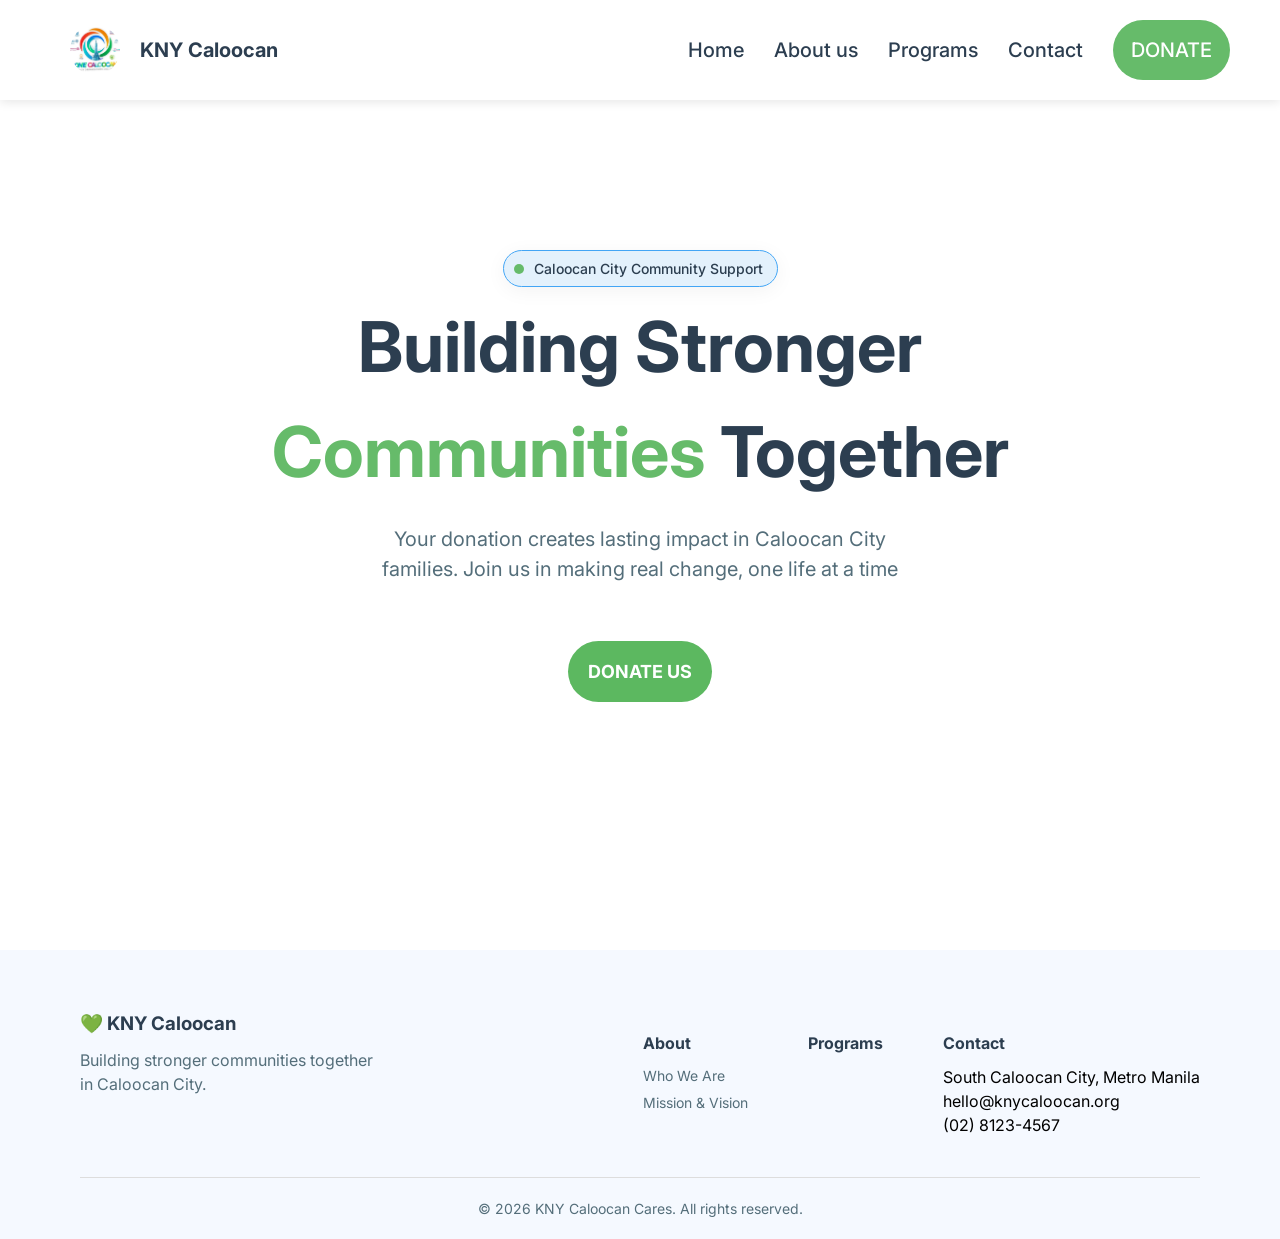
<file: index.html>
<!DOCTYPE html>
<html lang="en">
<head>
    <meta charset="UTF-8">
    <meta name="viewport" content="width=device-width, initial-scale=1.0">
    <link  rel="stylesheet" href="style.css">
    <title>knycaloocan.org</title>
</head>
<header>
    <nav class="navbar"> 
        <div class="logo"> <img src="images/650214766_957023653841620_2860628255667724414_n.jpg" alt="Caloocan logo"> <h2>KNY Caloocan</h2></div>

        <ul class="navlinks">
            <li><a href="index.html" class="nav-link">Home</a></li>
            <li><a href="about.html" class="nav-link">About us</a></li>
            <li><a href="program.html" class="nav-link">Programs</a></li>
            <li><a href="contact.html" class="nav-link">Contact</a></li> 
            <li><a href="donate.html" class="nav-link donate active">DONATE</a></li>
        </ul>
    </nav>   
</header>
<body>
    <section class="hero">
    <p><span class="community-glass">Caloocan City Community Support</span></p>
  <div class="hero-content">
  <h1>Building Stronger<br><span class="highlight">Communities</span> Together</h1>
  <p>Your donation creates lasting impact in Caloocan City<br> families. Join us in making real change, one life at a time</p>  
  <h2><a href="donate.html">DONATE US</a></h2>
</div>
</section>

<footer class="footer">
  <div class="footer-container">

    <div class="footer-brand">
      <h3>💚 KNY Caloocan</h3>
      <p>Building stronger communities together in Caloocan City.</p>
    </div>

    <div class="footer-links">

      <div>
        <h4>About</h4>
        <a href="#">Who We Are</a>
        <a href="#">Mission & Vision</a>
      </div>

      <div>
        <h4>Programs</h4>
      </div>

      <div>
        <h4>Contact</h4>
        <p>South Caloocan City, Metro Manila</p>
        <p>hello@knycaloocan.org</p>
        <p>(02) 8123-4567</p>
      </div>

    </div>
  </div>

  <div class="footer-bottom">
    <p>© 2026 KNY Caloocan Cares. All rights reserved.</p>
  </div>
</footer>
    
</body>
</html>
</file>
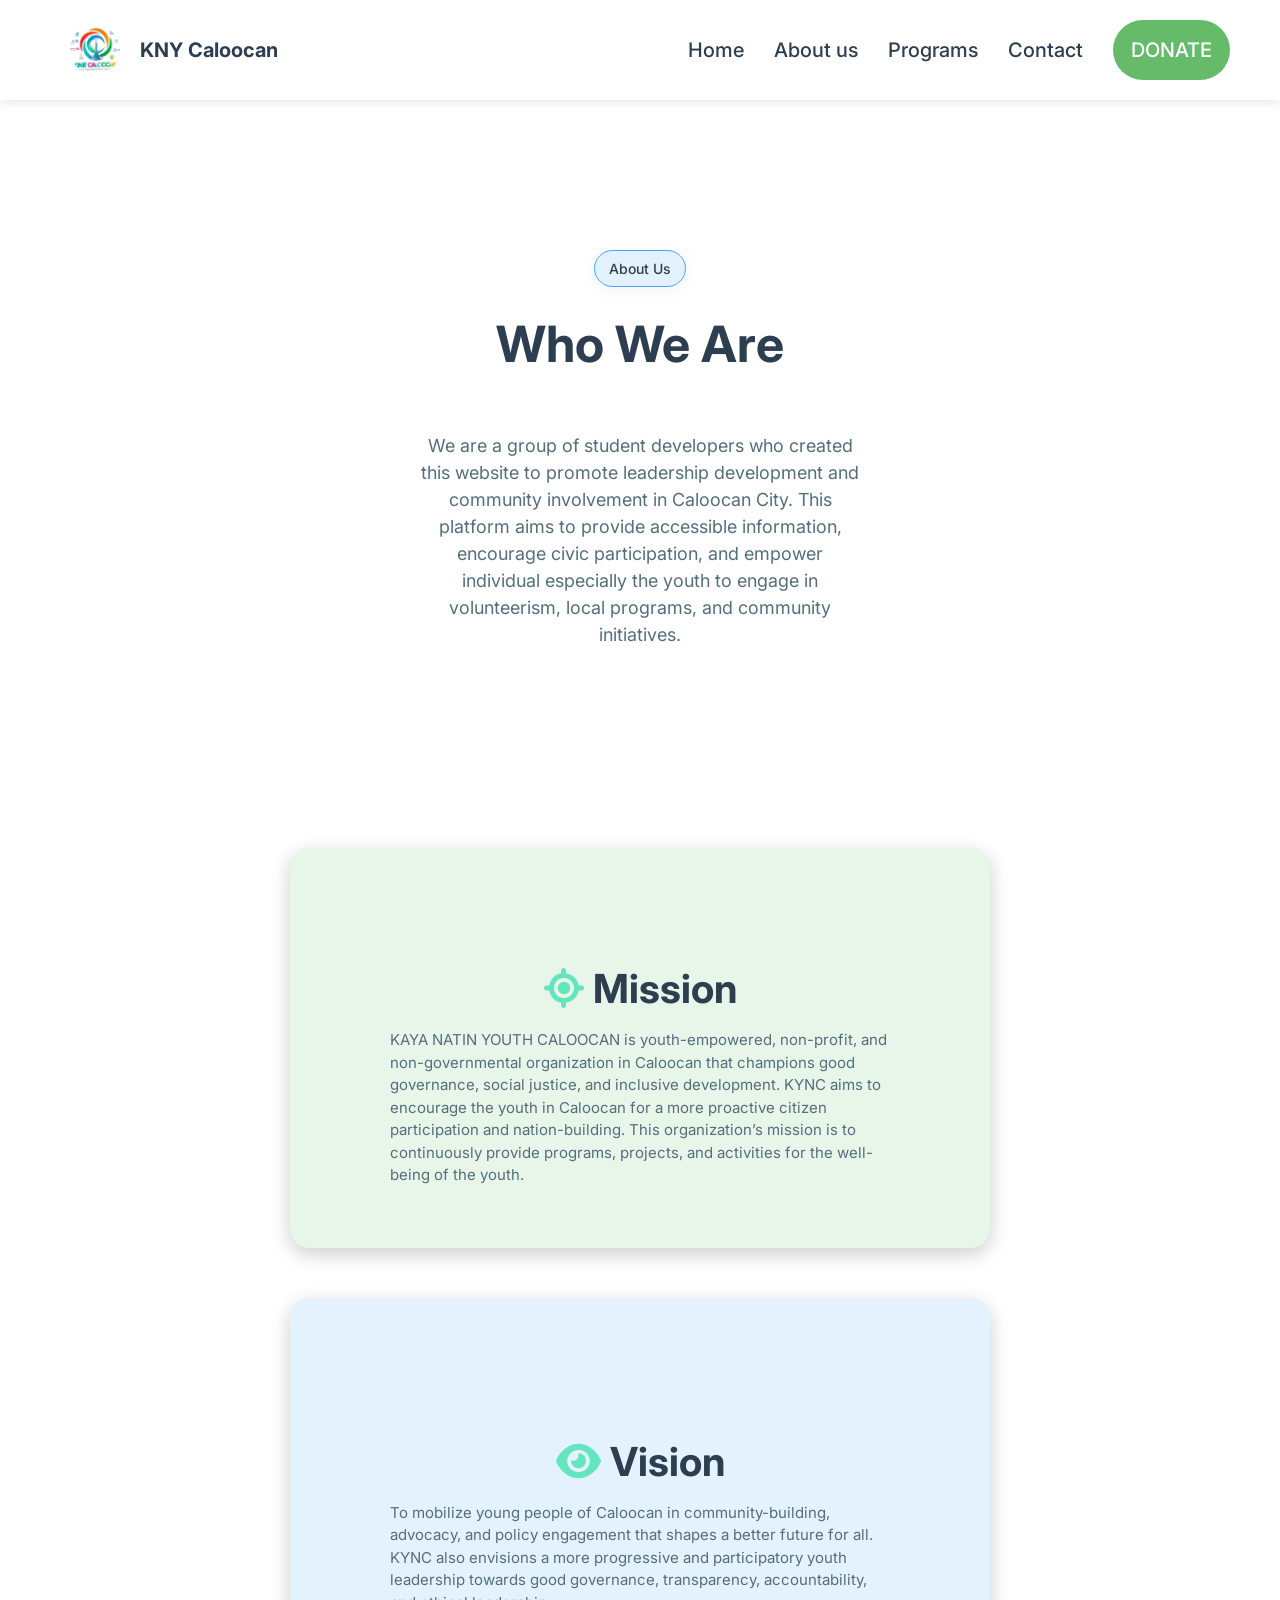
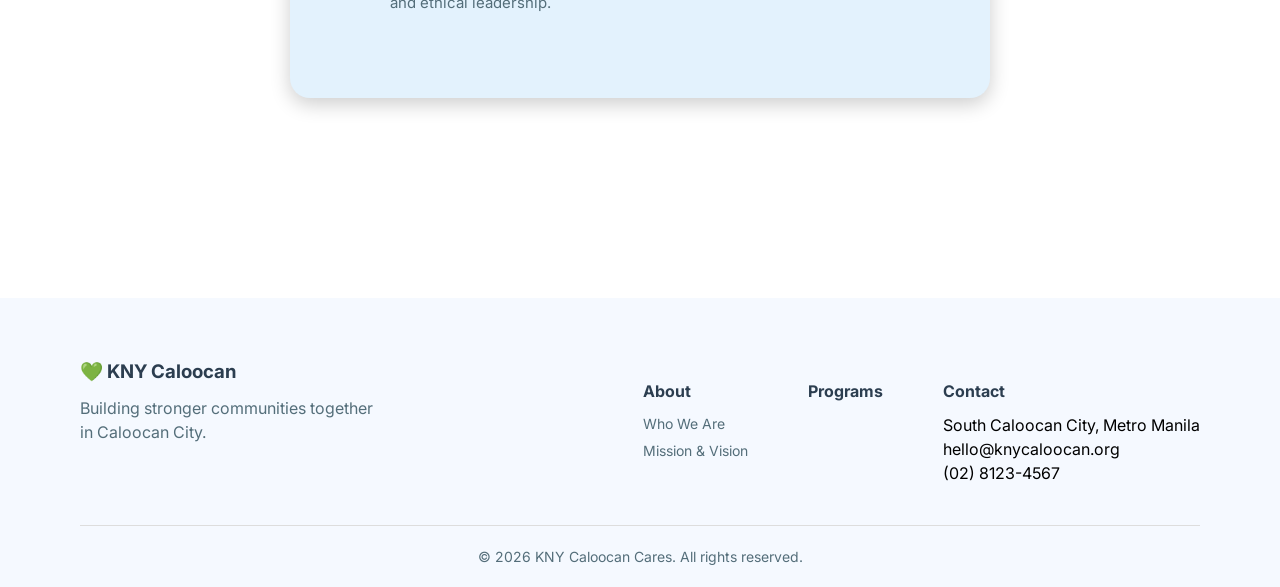
<file: about.html>
<!DOCTYPE html>
<html lang="en">
<head>
    <meta charset="UTF-8">
    <meta name="viewport" content="width=device-width, initial-scale=1.0">
    <link  rel="stylesheet" href="style.css">
    <link rel="stylesheet" href="https://cdnjs.cloudflare.com/ajax/libs/font-awesome/6.5.0/css/all.min.css">
    <title>knycaloocan.org</title>
</head>
<header>
    <nav class="navbar"> 
        <div class="logo"> <img src="images/650214766_957023653841620_2860628255667724414_n.jpg" alt="Caloocan logo"> <h2>KNY Caloocan</h2></div>

        <ul class="navlinks">
            <li><a href="index.html" class="nav-link">Home</a></li>
            <li><a href="about.html" class="nav-link">About us</a></li>
            <li><a href="program.html" class="nav-link">Programs</a></li>
            <li><a href="contact.html" class="nav-link">Contact</a></li> 
            <li><a href="donate.html" class="nav-link donate active">DONATE</a></li>
        </ul>
    </nav>   
</header>
<body>
    
    <section class="about">
        <p><span class=" about-us">About Us</span></p>
         <div class="about-content">
            <h1>Who We Are</h1>
            <p>We are a group of student developers who created this website to promote leadership development and community involvement in Caloocan City. This platform aims to provide accessible information, encourage civic participation, and empower individual especially the youth to engage in volunteerism, local programs, and community initiatives.</p>  
        </div>
        
        <div class="mission-vision">
            <div class="box mission">
                <h2><i class="fa-solid fa-location-crosshairs" style="color: rgb(99, 230, 190);"></i> Mission</h2>
                <p>KAYA NATIN YOUTH CALOOCAN is youth-empowered, non-profit, and non-governmental organization in Caloocan that champions good governance, social justice, and inclusive development. KYNC aims to encourage the youth in Caloocan for a more proactive citizen participation and nation-building. This organization’s mission is to continuously provide programs, projects, and activities for the well-being of the youth. </p>
                </div>

        <div class="box vision">
                <h2><i class="fa-solid fa-eye" style="color: rgb(99, 230, 190);"></i> Vision</h2>
                <p>To mobilize young people of Caloocan in community-building, advocacy, and policy engagement that shapes a better future for all. KYNC also envisions a more progressive and participatory youth leadership towards good governance, transparency, accountability, and ethical leadership. 
</p>
                </div>

        
    </section>

    <footer class="footer">
  <div class="footer-container">

    <div class="footer-brand">
      <h3>💚 KNY Caloocan</h3>
      <p>Building stronger communities together in Caloocan City.</p>
    </div>

    <div class="footer-links">

      <div>
        <h4>About</h4>
        <a href="#">Who We Are</a>
        <a href="#">Mission & Vision</a>
      </div>

      <div>
        <h4>Programs</h4>
      </div>

      <div>
        <h4>Contact</h4>
        <p>South Caloocan City, Metro Manila</p>
        <p>hello@knycaloocan.org</p>
        <p>(02) 8123-4567</p>
      </div>

    </div>
  </div>

  <div class="footer-bottom">
    <p>© 2026 KNY Caloocan Cares. All rights reserved.</p>
  </div>
</footer>

    
</body>
</html>
</file>
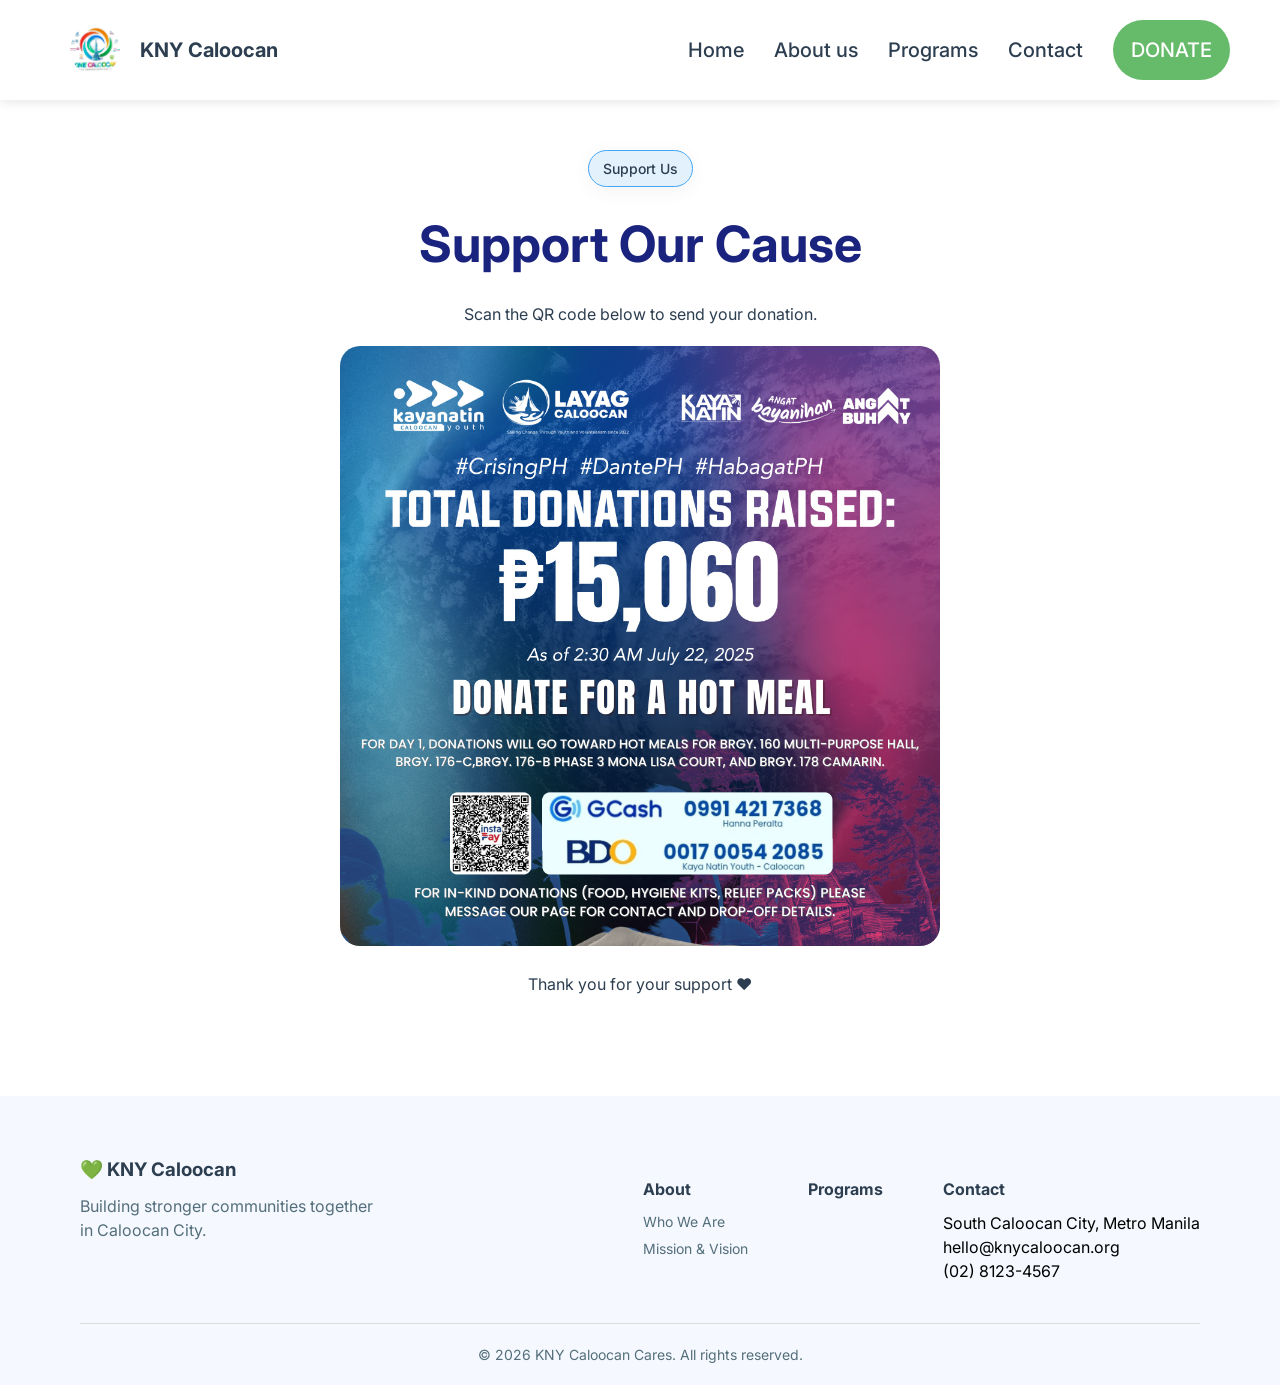
<file: donate.html>
<!DOCTYPE html>
<html lang="en">
<head>
    <meta charset="UTF-8">
    <title>Donate - Caloocan Cares</title>
    <link rel="stylesheet" href="style.css">
</head>
<body>

<header>
    <nav class="navbar"> 
        <div class="logo"> <img src="images/650214766_957023653841620_2860628255667724414_n.jpg" alt="Caloocan logo"> <h2>KNY Caloocan</h2></div>

        <ul class="navlinks">
            <li><a href="index.html" class="nav-link">Home</a></li>
            <li><a href="about.html" class="nav-link">About us</a></li>
            <li><a href="program.html" class="nav-link">Programs</a></li>
            <li><a href="contact.html" class="nav-link">Contact</a></li> 
            <li><a href="donate.html" class="nav-link donate active">DONATE</a></li>
        </ul>
    </nav>   
</header>


<section class="donate-page">
    <p><span class="about-us">Support Us</span></p>
    <h1>Support Our Cause</h1>
    <p>Scan the QR code below to send your donation.</p>

    <div class="qr-box">
        <img src="images/520575078_122149404062766152_1256042240874753059_n.jpg" alt="Donation">
    </div>

    <p>Thank you for your support ❤️</p>
</section>

<footer class="footer">
  <div class="footer-container">

    <div class="footer-brand">
      <h3>💚 KNY Caloocan</h3>
      <p>Building stronger communities together in Caloocan City.</p>
    </div>

    <div class="footer-links">

      <div>
        <h4>About</h4>
        <a href="#">Who We Are</a>
        <a href="#">Mission & Vision</a>
      </div>

      <div>
        <h4>Programs</h4>
      </div>

      <div>
        <h4>Contact</h4>
        <p>South Caloocan City, Metro Manila</p>
        <p>hello@knycaloocan.org</p>
        <p>(02) 8123-4567</p>
      </div>

    </div>
  </div>

  <div class="footer-bottom">
    <p>© 2026 KNY Caloocan Cares. All rights reserved.</p>
  </div>
</footer>


</body>
</html>
</file>
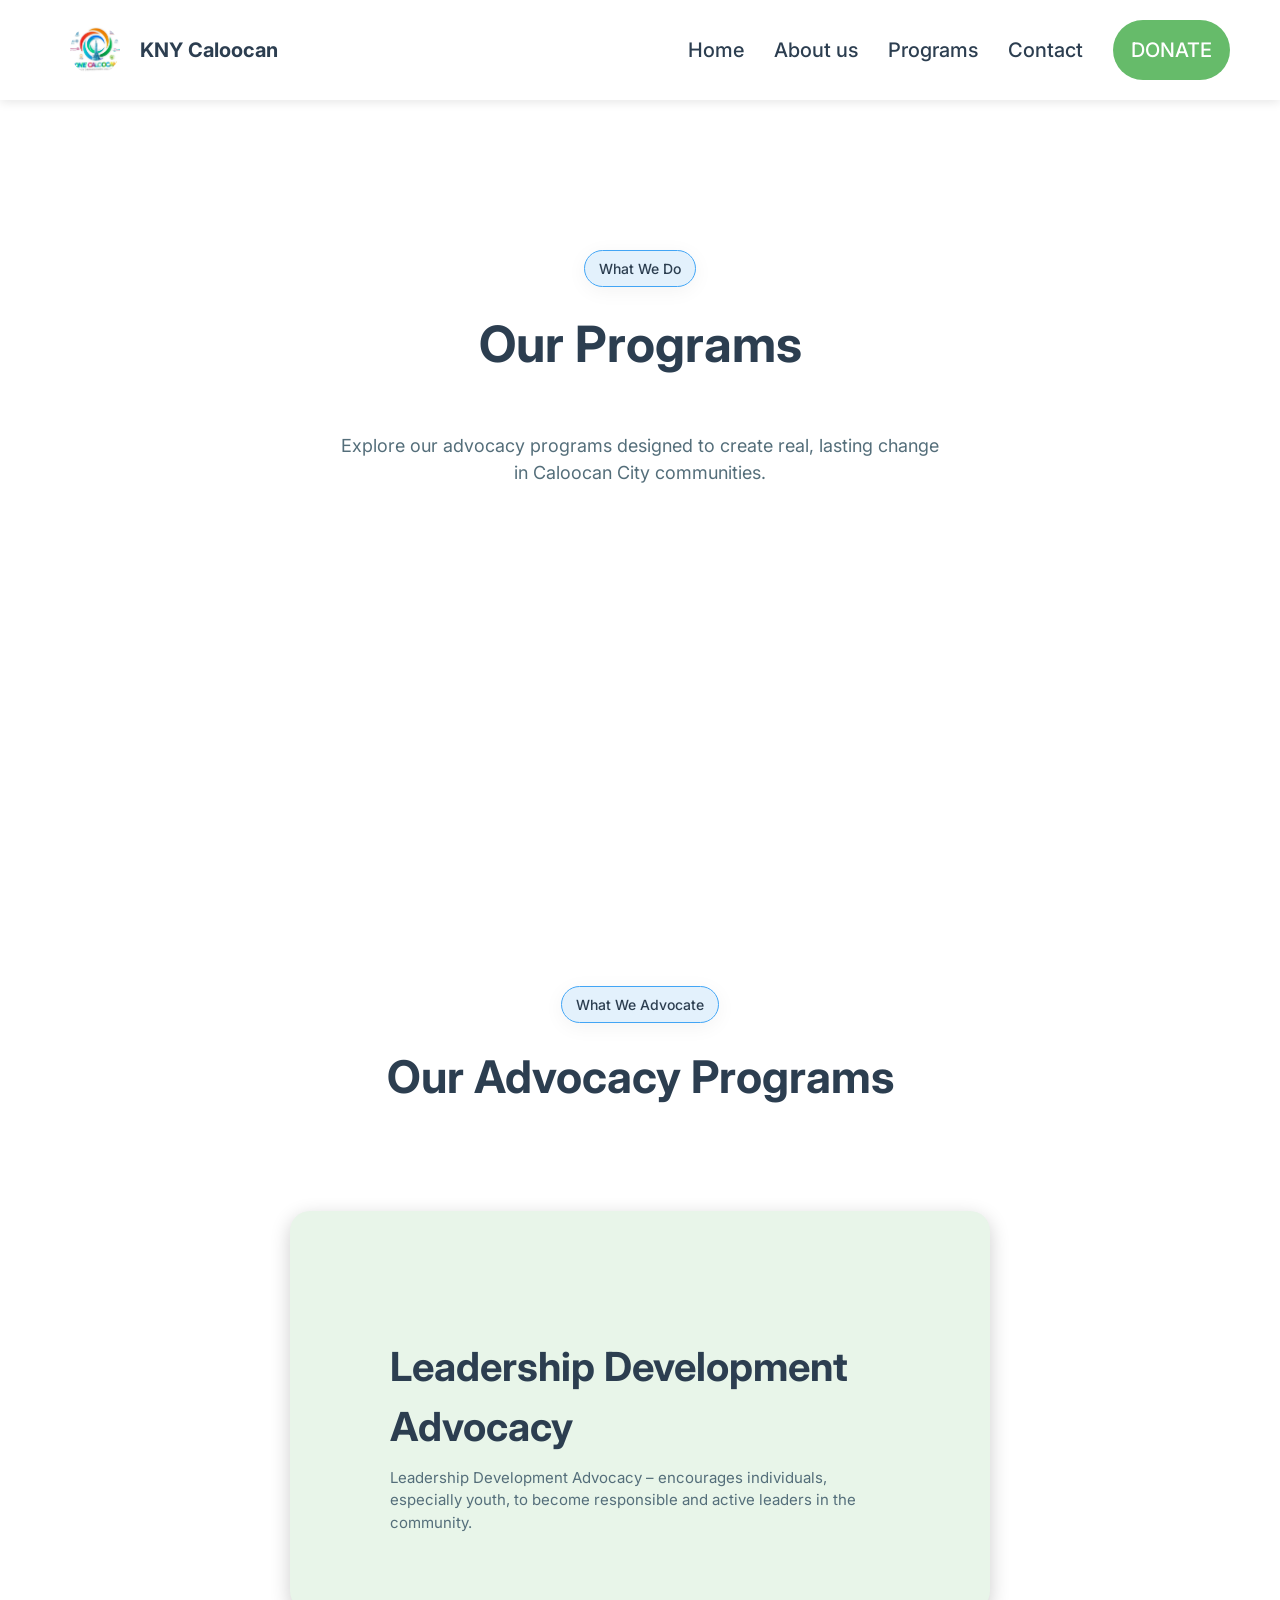
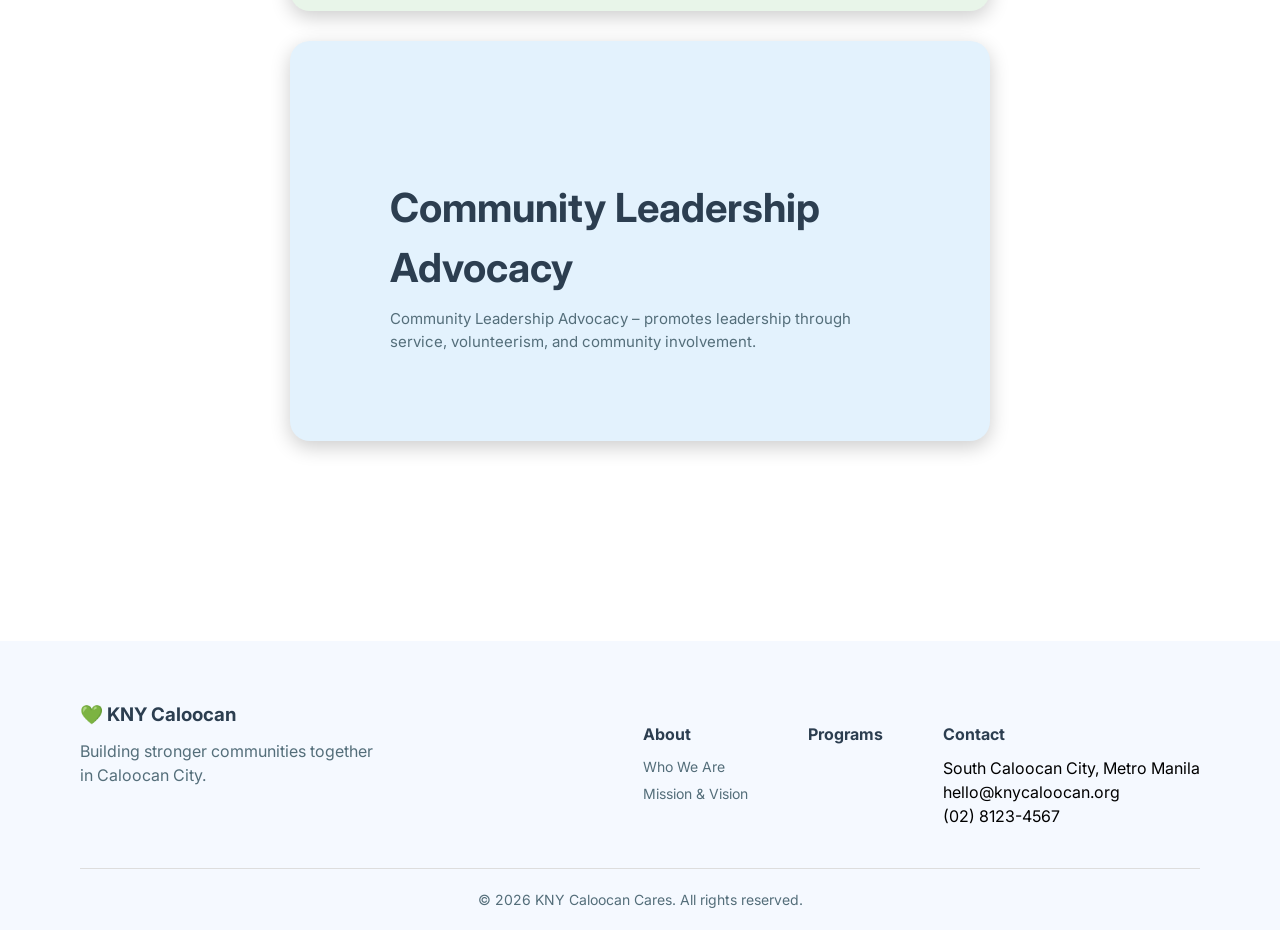
<file: program.html>
<!DOCTYPE html>
<html lang="en">
<head>
    <meta charset="UTF-8">
    <meta name="viewport" content="width=device-width, initial-scale=1.0">
    <link rel="stylesheet" href="style.css">
    <title>knycaloocan.org</title>
</head>
<header>
    <nav class="navbar"> 
        <div class="logo"> <img src="images/650214766_957023653841620_2860628255667724414_n.jpg" alt="Caloocan logo"> <h2>KNY Caloocan</h2></div>

        <ul class="navlinks">
            <li><a href="index.html" class="nav-link">Home</a></li>
            <li><a href="about.html" class="nav-link">About us</a></li>
            <li><a href="program.html" class="nav-link">Programs</a></li>
            <li><a href="contact.html" class="nav-link">Contact</a></li> 
            <li><a href="donate.html" class="nav-link donate active">DONATE</a></li>
        </ul>
    </nav>   
</header>
<body>

     <section class="program">
        <p><span class=" wwd-glass">What We Do</span></p>
         <div class="program-content">
            <h1>Our Programs</h1>
            <p>Explore our advocacy programs designed to create real, lasting change in Caloocan City communities.</p>  
        </div>

        <p><span class=" wwd-glass">What We Advocate</span></p>
        <div class="advocacy"><h1>Our Advocacy Programs</h1></div>

        <div class="leadership-community">
            <div class="box leadership">
                <h2>Leadership Development Advocacy</h2>
                <p>Leadership Development Advocacy – encourages individuals, especially youth, to become responsible and active leaders in the community.</p>
                </div>

        <div class="box community">
                <h2>Community Leadership Advocacy</h2>
                <p>Community Leadership Advocacy – promotes leadership through service, volunteerism, and community involvement.</p>
                </div>
        
    </section>

    <footer class="footer">
  <div class="footer-container">

    <div class="footer-brand">
      <h3>💚 KNY Caloocan</h3>
      <p>Building stronger communities together in Caloocan City.</p>
    </div>

    <div class="footer-links">

      <div>
        <h4>About</h4>
        <a href="#">Who We Are</a>
        <a href="#">Mission & Vision</a>
      </div>

      <div>
        <h4>Programs</h4>
      </div>

      <div>
        <h4>Contact</h4>
        <p>South Caloocan City, Metro Manila</p>
        <p>hello@knycaloocan.org</p>
        <p>(02) 8123-4567</p>
      </div>

    </div>
  </div>

  <div class="footer-bottom">
    <p>© 2026 KNY Caloocan Cares. All rights reserved.</p>
  </div>
</footer>
    
</body>
</html>
</file>
<file: style.css>
@import url('https://fonts.googleapis.com/css2?family=Inter:wght@300;400;500;600;700;800;900&display=swap');
*, 
*::before, 
*::after { 
    box-sizing: border-box;
}

:root {

  
  --primary-green: #66BB6A;
  --dark-green: #5CB860;
  --light-green: #E8F5E9;


  --secondary-blue: #42A5F5;
  --light-blue: #E3F2FD;
  --bg-blue: #F5F9FF;


  --navy: #1A237E;
  --dark-navy: #2C3E50;
  --muted-gray: #546E7A;


  --white: #FFFFFF;
  --footer-gray: #FAFBFC;
}

body {
    margin: 0;
    padding-top: 50px;
    font-family: 'Inter', sans-serif;
    background-color: var(--white);
    line-height: 1.5; 
    max-width: 100%;
    height: auto;
}

h1, h2, h3, p {
    margin: 0;
}

.navbar {
    background-color: var(--white);
    box-shadow: 0 2px 10px rgba(0,0,0,0.1);
    position: fixed;
    top: 0;
    left: 0;
    width: 100%;
    height: 100px;
    
    display: flex;
    justify-content: space-between;
    align-items: center;

    padding: 0 50px;
    z-index: 1000;
}

.logo {
  display: flex;
  align-items: center;   
  margin: 20px;
      
}

.logo img {
  width: 50px;         
  height: 50px;
  object-fit: cover;
  border-radius: 50%;
     
}

.logo h2 {
  margin: 20px;
  font-size: 20px;
  color: var(--dark-navy); 
}

.navlinks {
    display: flex;
    gap: 30px;
    list-style: none;
}

.navlinks a {
    text-decoration: none;
    color: var(--dark-navy);
    font-size: 20px;
    font-weight: 500;
}

.navlinks a:hover {
    color: var(--primary-green);
}

.navlinks a.active {
    color: var(--white);
}

.donate {
    background-color: var(--primary-green);
    border-radius: 50px;
    padding: 18px;
    color: var(--white);
}

.hero {
  min-height: 100vh;
  display: flex;
  flex-direction: column;
  align-items: center;
  text-align: center;
  padding: 200px;
}

.hero-content {
    position: relative;
    margin: auto;
    text-align: center
}

.community-glass {
  display: inline-block;
  padding: 7px 14px;
  font-size: 14px;
  border-radius: 999px;

  
  background: rgba(21, 133, 224, 0.116);
  backdrop-filter: blur(8px);
  -webkit-backdrop-filter: blur(8px);

 
  border: 1px solid var(--secondary-blue);

  color: var(--dark-navy);
  font-weight: 500;

  
  box-shadow: 0 4px 20px rgba(0,0,0,0.05);

  margin-bottom: 0;
  padding-left: 30px;
}

.community-glass::before {
  content: '';
  position: absolute;
  left: 10px;
  top: 50%;
  transform: translateY(-50%);
  width: 10px; 
  height: 10px; 
  background-color: var(--primary-green);
  border-radius: 50%; 
}

.highlight {
    color:  #66BB6A;
}

.hero-content h1 {
    color: var(--dark-navy);
    font-size: 70px;
    font-weight: 700;
    
    margin-bottom: 20px;
}

.hero-content p {
    color: var(--muted-gray);
    font-size: 20px;
    font-weight: 400;
    max-width: 100%;

    margin-bottom: 30px;
}

.hero-content h2 a {
    color: var(--white);
    background-color: #5CB860;
    border-radius: 50px;
    max-width: fit-content;
    margin: auto;
    padding: 20px;
    font-size: 18px;
    text-decoration: none;
    
}

/*___________ABOUT US BELOW_______________*/


.about {
  min-height: 100vh;
  display: flex;
  flex-direction: column;
  align-items: center;
  text-align: center;
  padding: 200px;
}

.about-us {
  display: inline-block;
  padding: 7px 14px;
  font-size: 14px;
  border-radius: 999px;


  background: rgba(21, 133, 224, 0.116);
  backdrop-filter: blur(8px);
  -webkit-backdrop-filter: blur(8px);

 
  border: 1px solid var(--secondary-blue);

  color: var(--dark-navy);
  font-weight: 500;

 
  box-shadow: 0 4px 20px rgba(0,0,0,0.05);

  margin-bottom: 20px;

}

.about-content h1 {
  color: var(--dark-navy);
  font-size: 50px;
  font-weight: 700;
  margin-bottom: 50px;
}

.about-content p {
  color: var(--muted-gray);
  max-width: 50%;
  font-size: 18px;
  font-weight: 400;
  margin: 0 auto 200px;
}


.mission-vision {
  display: flex;
  gap: 50px;
  justify-content: center;
  flex-wrap: wrap;
}

.box {
  width: 700px;
  height: 400px;
  border-radius: 20px;

  display: flex;
  flex-direction: column;
  justify-content: center;
  align-items: center;

  padding: 100px;
  box-shadow: 0 6px 20px rgba(0,0,0,0.2);

}

.mission {
  background: var(--light-green);
}

.vision {
  background: var(--light-blue);
}

.box h2 {
  color: var(--dark-navy);
  margin-bottom: 10px;
  font-size: 40px;
  text-align: start;
  
}

.box p {
  color: var(--muted-gray);
  font-size: 15px;
  font-weight: 400;
  text-align: start;
}

/*___________PROGRAMAM_____________*/

.program {
  min-height: 100vh;
  display: flex;
  flex-direction: column;
  align-items: center;
  text-align: center;
  padding: 200px;
}

.wwd-glass {
  display: inline-block;
  padding: 7px 14px;
  font-size: 14px;
  border-radius: 999px;

  background: rgba(21, 133, 224, 0.116);
  backdrop-filter: blur(8px);
  -webkit-backdrop-filter: blur(8px);


  border: 1px solid var(--secondary-blue);

  color: var(--dark-navy);
  font-weight: 500;

  box-shadow: 0 4px 20px rgba(0,0,0,0.05);

  margin-bottom: 20px;

}

.program-content h1 {
  color: var(--dark-navy);
  font-size: 50px;
  font-weight: 700;
  margin-bottom: 50px;
}

.program-content p {
  color: var(--muted-gray);
  max-width: 70%;
  font-size: 18px;
  font-weight: 400;
  margin: 0 auto 500px;
}

.advocacy {
  color: var(--dark-navy);
  font-size: 30px;
  font-weight: 700;
  margin: 0 auto 100px;
}

.leadership-community {
  display: flex;
  gap: 30px;
  justify-content: center;
  flex-wrap: wrap;
}


.leadership {
  background: var(--light-green);
}

.community {
  background: var(--light-blue);
}

.box h2 {
  color: var(--dark-navy);
  margin-bottom: 10px;
  font-size: 40px;
  text-align: start;
  
}

.box p {
  color: var(--muted-gray);
  font-size: 15px;
  font-weight: 400;
  text-align: start;
}





/*_______contact___________*/

.contact {
  height: 50vh;
  display: flex;
  flex-direction: column;
  align-items: center;
  text-align: center;
  padding: 200px;
  background-color: var(--bg-blue);
}

.git-glass {
  display: inline-block;
  padding: 7px 14px;
  font-size: 14px;
  border-radius: 999px;

 
  background: rgba(21, 224, 65, 0.116);
  backdrop-filter: blur(8px);
  -webkit-backdrop-filter: blur(8px);

 
  border: 1px solid var(--dark-green);

  color: var(--dark-navy);
  font-weight: 400;

 
  box-shadow: 0 4px 20px rgba(0,0,0,0.05);

  margin-bottom: 20px;

}

.contact-content h1 {
  color: var(--navy);
  font-size: 50px;
  font-weight: 700;
  margin-bottom: 20px;
}

.contact-content p {
  color: var(--muted-gray);
  max-width: 70%;
  font-size: 18px;
  font-weight: 400;
  margin: 0 auto 500px;
}

.info {
  background-color: var(--white);
  box-shadow: 0 6px 20px rgba(0,0,0,0.2);
  min-height: 80vh  ;
  
}


.container {
    width: 90%;
    margin: auto;
    padding: 20px;
}

.row {
    display: flex;
    flex-wrap: wrap;
    gap: 200px;
}

.column {
    flex: 1;
    min-width: 300px;
    border-radius: 20px;
    padding-left: 30px;
}

h2 {
    margin-top: 50px;
    font-size: 40px;
    margin-bottom: 50px;
    color: var(--navy);
}

.highlights {
  color: var(--dark-navy);
}

.info p {
    color: var(--muted-gray);
    margin: 60px 0;
}

form input,
form textarea {
    width: 100%;
    padding: 10px;
    margin-bottom: 10px;
    border: 1px solid #ccc;
    border-radius: 5px;
    font-size: 14px;
}

form button {
    padding: 10px 20px;
    background-color: var(--navy);
    color: var(--white);
    border: none;
    border-radius: 20px;
    cursor: pointer;
}

form button:hover {
    background-color: #0056b3;
}

iframe {
    width: 100%;
    height: 300px;
    border: 0;
    margin-top: 10px;
}

.map-section {
    margin-top: 40px;
}

.faq {
    margin-top: 40px;
}

.faq-item {
    margin-bottom: 10px;
}

.faq-item h4 {
    margin: 0;
}

.faq-item p {
    margin: 5px 0 0 0;
}


/*__________Donate______________*/

.donate-page {
    text-align: center;
    padding: 100px 20px;
}

.donate-page h1 {
    font-size: 50px;
    margin-bottom: 20px;
    color: var(--navy);
}

.donate-page p {
    color: var(--dark-navy);
    font-weight: 400;
}

.qr-box img {
    width: 600px;
    height: 600px;
    margin: 20px 0;
    border-radius: 20px;
}


/*_______FOOTER________*/

.footer {
  background: var(--bg-blue);
  padding: 60px 80px 20px;
}

.footer-container {
  display: flex;
  justify-content: space-between;
  flex-wrap: wrap;
  gap: 40px;
}

.footer-brand h3 {
  color: var(--dark-navy);
  margin-bottom: 10px;
}

.footer-brand p {
  color: var(--muted-gray);
  max-width: 300px;
}


.footer-links {
  display: flex;
  gap: 60px;
  flex-wrap: wrap;
}

.footer-links h4 {
  color: var(--dark-navy);
  margin-bottom: 10px;
}

.footer-links a {
  display: block;
  color: var(--muted-gray);
  text-decoration: none;
  margin-bottom: 6px;
  font-size: 14px;
}

.footer-links a:hover {
  color: var(--primary-green);
}


.footer-bottom {
  margin-top: 40px;
  padding-top: 20px;
  border-top: 1px solid #ddd;
  text-align: center;
  color: var(--muted-gray);
  font-size: 14px;
}

@media (max-width: 768px) {

    .navlinks {
        gap: 10px;
    }

    .navlinks a {
        font-size: 14px;
    }

    .hero {
        justify-content: center;
        text-align: center;
    }

    .hero-content {
        max-width: 90%;
    }
}
</file>
